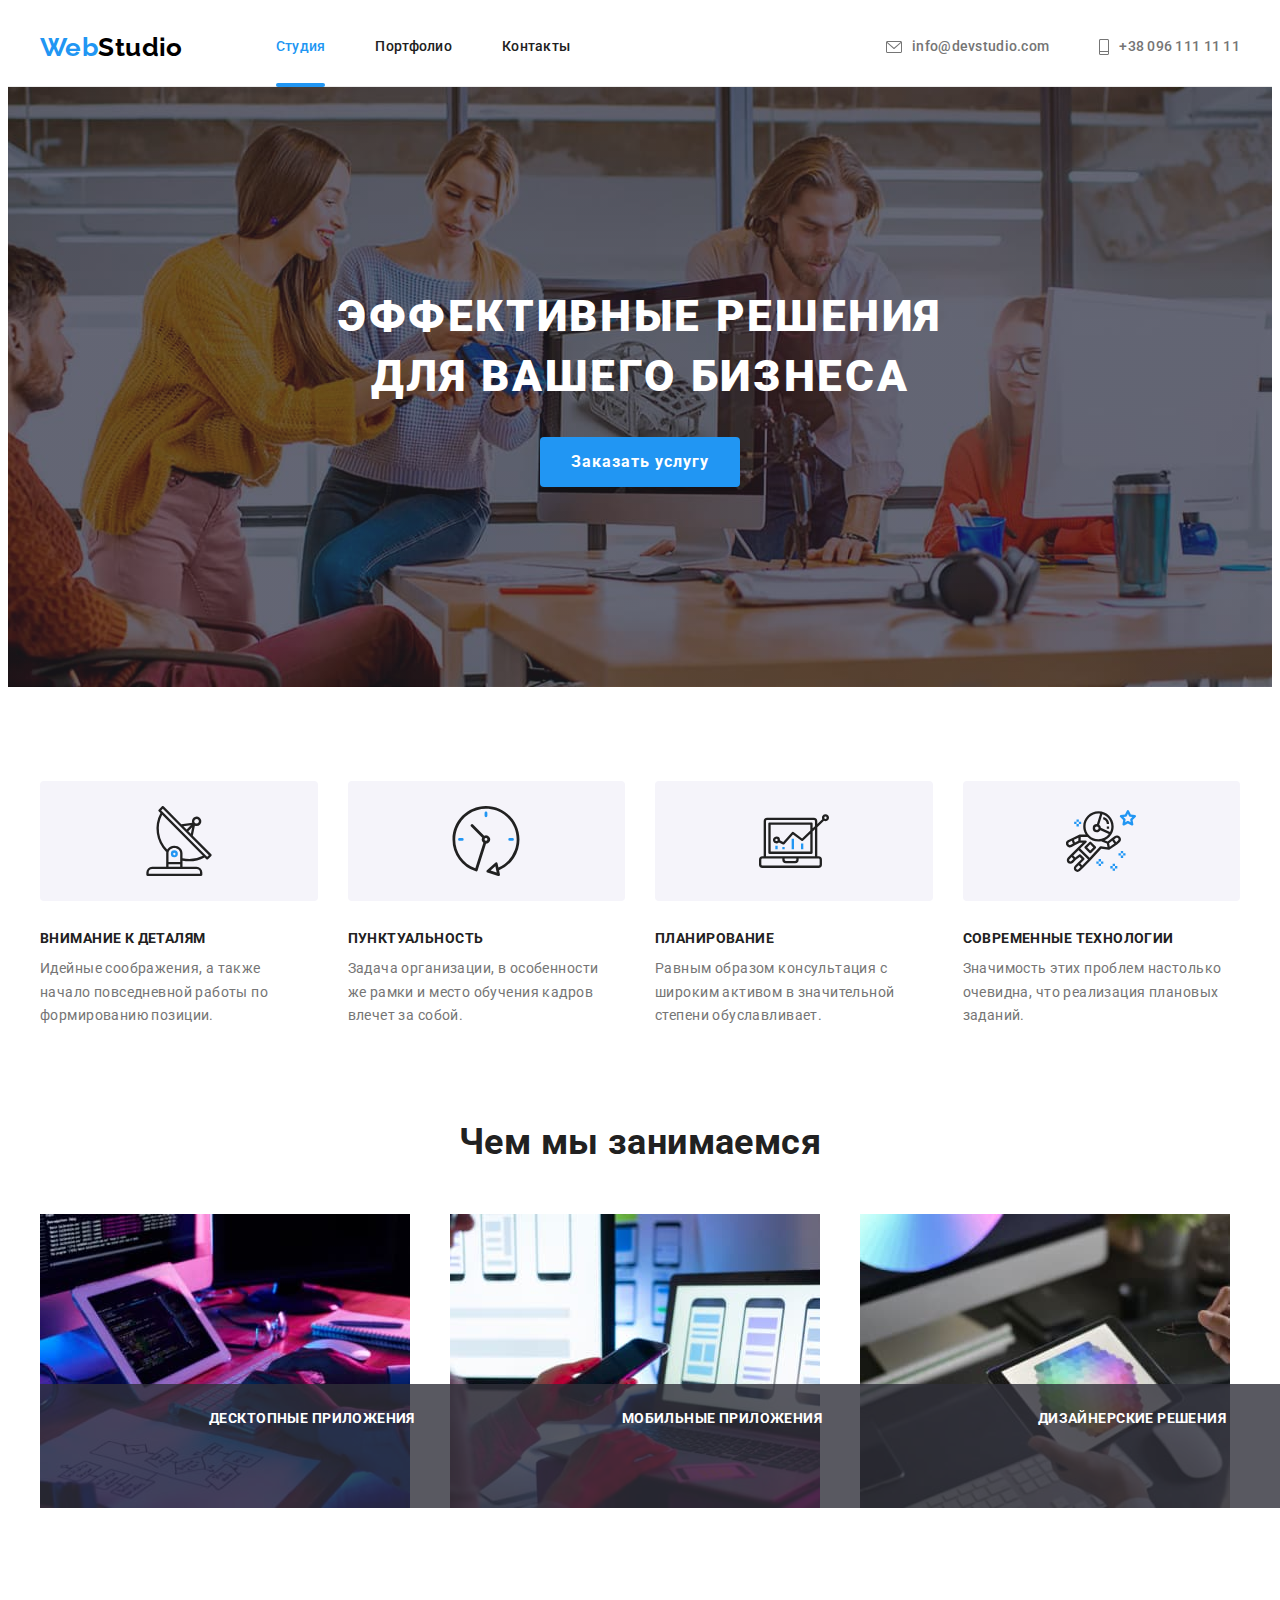
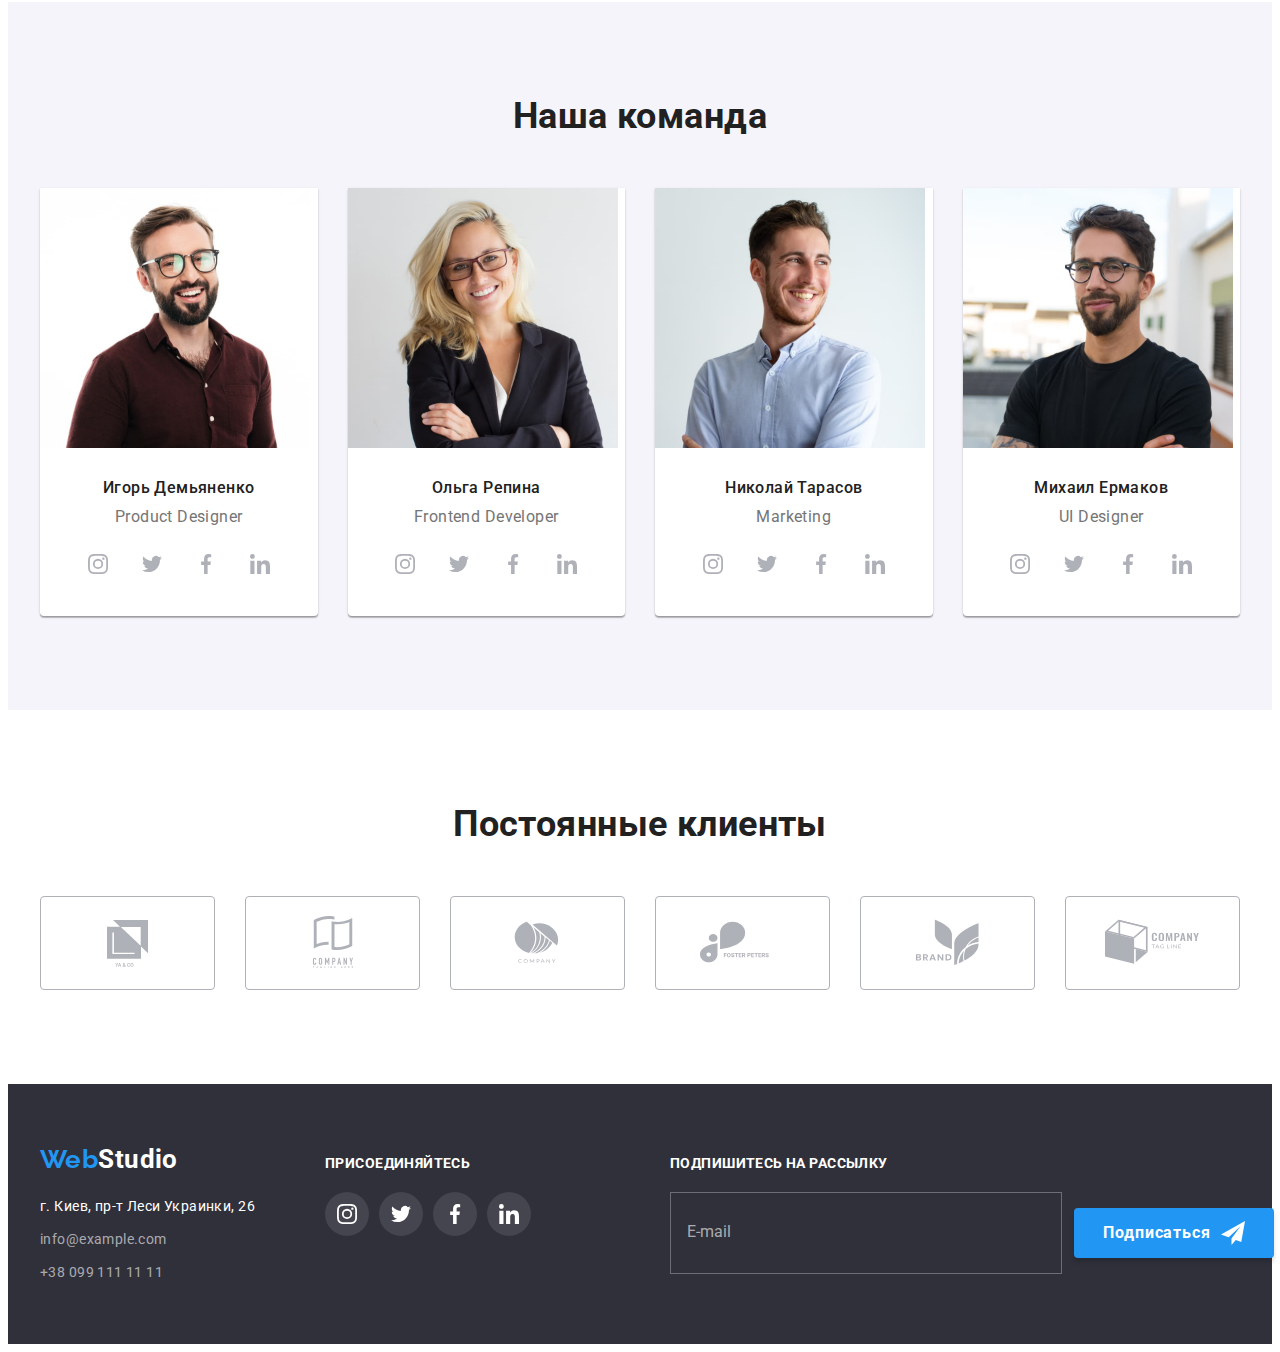
<file: index.html>
<!DOCTYPE html>
<html lang="ru">
<head>
    <meta charset="UTF-8">
    <meta http-equiv="X-UA-Compatible" content="IE=edge">
    <meta name="viewport" content="width=device-width, initial-scale=1.0">
    <link rel="preconnect" href="https://fonts.googleapis.com">
    <link rel="preconnect" href="https://fonts.gstatic.com" crossorigin>
    <link href="https://fonts.googleapis.com/css2?family=Raleway:wght@700&family=Roboto:wght@400;500;700;900&display=swap" rel="stylesheet">
    <!-- <link rel="stylesheet" href="./css/style.css"> -->
    <link rel="stylesheet" href="https://cdnjs.cloudflare.com/ajax/libs/modern-normalize/1.1.0/modern-normalize.min.css" integrity="sha512-wpPYUAdjBVSE4KJnH1VR1HeZfpl1ub8YT/NKx4PuQ5NmX2tKuGu6U/JRp5y+Y8XG2tV+wKQpNHVUX03MfMFn9Q==" crossorigin="anonymous" referrerpolicy="no-referrer" />
    <link rel="stylesheet" href="./css/main.min.css" />
    <title>WebStudio</title>
</head>
<body>
    <header>
        <div class="container header__container">
            <a href="/" lang="en" class="link logo header__logo">Web<span class="header__logo-text">Studio</span></a>
            <nav class="site-nav">
            <ul class="list site-list">
                <li class="site-list__item"><a href="./index.html" class="link site-list__link site-list__link-active current">Студия</a></li>
                <li class="site-list__item"><a href="./portfolio.html" class="link site-list__link">Портфолио</a></li>
                <li class="site-list__item"><a href="/" class="link site-list__link">Контакты</a></li>
            </ul>
            </nav>
            <ul class="list contacts-list">
                <li class="contacts-list__item">
                        <a href="mailto:info@devstudio.com" lang="en" class="link contacts-list__link">
                        <span  class="contacts-list__container">
                            <svg class=".contacts-list__icon" width="16" height="12">
                                <use href="./images/icons.svg#contacts-icon-1"></use>
                            </svg>
                        </span>
                        info@devstudio.com
                        </a>
                </li>
                <li class="contacts-list__item">
                    <a href="tel:+380961111111" class="link contacts-list__link">
                    <span  class="contacts-list__container">
                        <svg class=".contacts-list__icon" width="10" height="16">
                            <use href="./images/icons.svg#contacts-icon-2"></use>
                        </svg>
                    </span>
                        +38 096 111 11 11
                        </a>
                    
                </li>
            </ul>
        </div>
    </header>
    <main>
        <!--Главная-->
        <section class="hero">
            <div class="container hero__container">
                <h1 class="hero__title">Эффективные решения для вашего бизнеса</h1>
                <button type="button" class="hero__button" data-modal-open>Заказать услугу</button>
            </div>
        </section>
        <!--Нашы плюси-->        
        <section class="properties section">
            <div class="container">
                <h2 class="visually-hidden">Особенности</h2>
                <ul class="list properties-list card-set">
                    <li class="properties-list__item card-set-item">
                        <div class="properties-list__container">
                            <svg class="properties-list__icon" width="70" height="70">
                                <use href="./images/icons.svg#properties-icon-1"></use>
                            </svg>
                        </div>
                        <h3 class="properties-list__title">Внимание к деталям</h3>
                        <p class="properties-list__text">Идейные соображения, а также <br> начало повседневной работы по формированию позиции.</p>
                    </li>
                    <li class="properties-list__item card-set-item">
                        <div class="properties-list__container">
                            <svg class="properties-list_icon" width="70" height="70">
                                <use href="./images/icons.svg#properties-icon-2"></use>
                            </svg>
                        </div>
                        <h3 class="properties-list__title">Пунктуальность</h3>
                        <p class="properties-list__text">Задача организации, в особенности <br> же рамки и место обучения кадров влечет за собой.</p>
                    </li>
                    <li class="properties-list__item card-set-item">
                        <div class="properties-list__container">
                            <svg class="properties-list_icon" width="70" height="70">
                                <use href="./images/icons.svg#properties-icon-3"></use>
                            </svg>
                        </div>
                        <h3 class="properties-list__title">Планирование</h3>
                        <p class="properties-list__text">Равным образом консультация с широким активом в значительной степени обуславливает.</p>
                    </li>
                    <li class="properties-list__item card-set-item">
                        <div class="properties-list__container">
                            <svg class="properties-list_icon" width="70" height="70">
                                <use href="./images/icons.svg#properties-icon-4"></use>
                            </svg>
                        </div>
                        <h3 class="properties-list__title">Современные технологии</h3>
                        <p class="properties-list__text">Значимость этих проблем настолько очевидна, что реализация плановых заданий.</p>
                    </li>
                </ul>
            </div>
        </section>
        <!--Чем мы занимаемся-->
        <section class="doing section">
            <div class="container">
                <h2 class="section-title">Чем мы занимаемся</h2>
                <ul class="list doing-list card-set">
                    <li class="doing-list__item card-set-item">
                        <div class="doing-list__wrap">
                            <img src="./images/doing-img-1.jpg" alt="Разработка сайту на ноутбуке" width="370" height="294">
                                    <p class="doing-list__text">
                                        Десктопные приложения
                                    </p>
                        </div>
                    </li>
                    <li class="doing-list__item card-set-item">
                        <div class="doing-list__wrap">
                            <img src="./images/doing-img-2.jpg" alt="Разработка дизайна мобильного приложения" width="370" height="294">
                                    <p class="doing-list__text">
                                        Мобильные приложения
                                    </p>
                        </div>
                    </li>
                    <li class="doing-list__item card-set-item">
                        <div class="doing-list__wrap">
                            <img src="./images/doing-img-3.jpg" alt="Подбор цветового решения" width="370" height="294">
                                <p class="doing-list__text">
                                    Дизайнерские решения
                                </p>
                        </div>
                    </li>
                </ul>
            </div>
        </section>
        <!--Наша команда-->
        <section class="team section">
            <div class="container">
                <h2 class="section-title">Наша команда</h2>
                <ul class="list team-list card-set">
                    <li class="team-list__item card-set-item">
                            <img src="./images/team-img-1.jpg" alt="Дизайнер продуктов Веб студии Игорь Демьяненко" width="270" height="260">
                            <div class="team-list__content">
                                <h3 class="team-list__title">Игорь Демьяненко</h3>
                                    <p lang="en" class="team-list__text">Product Designer</p>
                                        <ul class="social-list list">
                                            <li class="social-item">
                                                <a href="/" class="social-link link  " target="_blank" rel="noopener noreferrer nofollow">
                                                    <svg class="social-icon" width="20" height="20">
                                                        <use href="./images/icons.svg#social-links-icon-1"></use>
                                                    </svg>
                                                </a>
                                            </li>
                                            <li class="social-item">
                                                <a href="/" class="social-link link  " target="_blank" rel="noopener noreferrer nofollow">
                                                    <svg class="social-icon" width="20" height="20">
                                                        <use href="./images/icons.svg#social-links-icon-2"></use>
                                                    </svg>
                                                </a>
                                            </li>
                                            <li class="social-item">
                                                <a href="/" class="social-link link  " target="_blank" rel="noopener noreferrer nofollow">
                                                    <svg class="social-icon" width="20" height="20">
                                                        <use href="./images/icons.svg#social-links-icon-3"></use>
                                                    </svg>
                                                </a>
                                            </li>
                                            <li class="social-item">
                                                <a href="/" class="social-link link  " target="_blank" rel="noopener noreferrer nofollow">
                                                    <svg class="social-icon" width="20" height="20">
                                                        <use href="./images/icons.svg#social-links-icon-4"></use>
                                                    </svg>
                                                </a>
                                            </li>
                                        </ul>
                            </div>
                    </li>
                    <li class="team-list__item card-set-item">
                            <img src="./images/team-img-2.jpg" alt="Фронтенд-разработчик Веб студии Ольга Репина" width="270" height="260">
                                <div class="team-list__content">
                                    <h3 class="team-list__title">Ольга Репина</h3>
                                    <p lang="en" class="team-list__text">Frontend Developer</p>
                                    <ul class="social-list list">
                                        <li class="social-item">
                                            <a href="/" class="social-link link  " target="_blank" rel="noopener noreferrer nofollow">
                                                <svg class="social-icon" width="20" height="20">
                                                    <use href="./images/icons.svg#social-links-icon-1"></use>
                                                </svg>
                                            </a>
                                        </li>
                                        <li class="social-item">
                                            <a href="/" class="social-link link  " target="_blank" rel="noopener noreferrer nofollow">
                                                <svg class="social-icon" width="20" height="20">
                                                    <use href="./images/icons.svg#social-links-icon-2"></use>
                                                </svg>
                                            </a>
                                        </li>
                                        <li class="social-item">
                                            <a href="/" class="social-link link  " target="_blank" rel="noopener noreferrer nofollow">
                                                <svg class="social-icon" width="20" height="20">
                                                    <use href="./images/icons.svg#social-links-icon-3"></use>
                                                </svg>
                                            </a>
                                        </li>
                                        <li class="social-item">
                                            <a href="/" class="social-link link  " target="_blank" rel="noopener noreferrer nofollow">
                                                <svg class="social-icon" width="20" height="20">
                                                    <use href="./images/icons.svg#social-links-icon-4"></use>
                                                </svg>
                                            </a>
                                        </li>
                                    </ul>
                                </div>
                    </li>
                    <li class="team-list__item card-set-item">
                            <img src="./images/team-img-3.jpg" alt="Менеджер по маркетингу Николай Тарасов" width="270" height="260">
                                <div class="team-list__content">
                                    <h3 class="team-list__title">Николай Тарасов</h3>
                                    <p lang="en" class="team-list__text">Marketing</p>
                                    <ul class="social-list list">
                                        <li class="social-item">
                                            <a href="/" class="social-link link  " target="_blank" rel="noopener noreferrer nofollow">
                                                <svg class="social-icon" width="20" height="20">
                                                    <use href="./images/icons.svg#social-links-icon-1"></use>
                                                </svg>
                                            </a>
                                        </li>
                                        <li class="social-item">
                                            <a href="/" class="social-link link  " target="_blank" rel="noopener noreferrer nofollow">
                                                <svg class="social-icon" width="20" height="20">
                                                    <use href="./images/icons.svg#social-links-icon-2"></use>
                                                </svg>
                                            </a>
                                        </li>
                                        <li class="social-item">
                                            <a href="/" class="social-link link  " target="_blank" rel="noopener noreferrer nofollow">
                                                <svg class="social-icon" width="20" height="20">
                                                    <use href="./images/icons.svg#social-links-icon-3"></use>
                                                </svg>
                                            </a>
                                        </li>
                                        <li class="social-item">
                                            <a href="/" class="social-link link  " target="_blank" rel="noopener noreferrer nofollow">
                                                <svg class="social-icon" width="20" height="20">
                                                    <use href="./images/icons.svg#social-links-icon-4"></use>
                                                </svg>
                                            </a>
                                        </li>
                                    </ul>
                                </div>
                    </li>
                    <li class="team-list__item card-set-item">
                            <img src="./images/team-img-4.jpg" alt="Дизайнер интерфейсов Веб студии Михаил Ермаков" width="270" height="260">
                                <div class="team-list__content">
                                    <h3 class="team-list__title">Михаил Ермаков</h3>
                                    <p lang="en" class="team-list__text">UI Designer</p>
                                    <ul class="social-list list">
                                        <li class="social-item">
                                            <a href="/" class="social-link link  " target="_blank" rel="noopener noreferrer nofollow">
                                                <svg class="social-icon" width="20" height="20">
                                                    <use href="./images/icons.svg#social-links-icon-1"></use>
                                                </svg>
                                            </a>
                                        </li>
                                        <li class="social-item">
                                            <a href="/" class="social-link link  " target="_blank" rel="noopener noreferrer nofollow">
                                                <svg class="social-icon" width="20" height="20">
                                                    <use href="./images/icons.svg#social-links-icon-2"></use>
                                                </svg>
                                            </a>
                                        </li>
                                        <li class="social-item">
                                            <a href="/" class="social-link link  " target="_blank" rel="noopener noreferrer nofollow">
                                                <svg class="social-icon" width="20" height="20">
                                                    <use href="./images/icons.svg#social-links-icon-3"></use>
                                                </svg>
                                            </a>
                                        </li>
                                        <li class="social-item">
                                            <a href="/" class="social-link link  " target="_blank" rel="noopener noreferrer nofollow">
                                                <svg class="social-icon" width="20" height="20">
                                                    <use href="./images/icons.svg#social-links-icon-4"></use>
                                                </svg>
                                            </a>
                                        </li>
                                    </ul>
                                </div> 
                    </li>
                </ul>
                
            </div>
        </section>
        <!--Постоянные клиенты-->
        <section class="clients section">
            <div class="container">
                <h2 class="section-title">Постоянные клиенты</h2>
                <ul class="clients-list card-set list">
                    <li class="clients-list__item card-set-item">
                        <a href="" class="clients-list__link  " target="_blank" rel="noopener noreferrer nofollow">
                            <svg class="clients-list__icon" width="106" height="60">
                                <use href="images/icons.svg#clients-icon-1"></use>
                            </svg>
                        </a>
                    </li>
                    <li class="clients-list__item card-set-item">
                        <a href="" class="clients-list__link  " target="_blank" rel="noopener noreferrer nofollow">
                            <svg class="clients-list__icon" width="106" height="60">
                                <use href="images/icons.svg#clients-icon-2"></use>
                            </svg>
                        </a>
                    </li>
                    <li class="clients-list__item card-set-item">
                        <a href="" class="clients-list__link  " target="_blank" rel="noopener noreferrer nofollow">
                            <svg class="clients-list__icon" width="106" height="60">
                                <use href="images/icons.svg#clients-icon-3"></use>
                            </svg>
                        </a>
                    </li>
                    <li class="clients-list__item card-set-item">
                        <a href="" class="clients-list__link  " target="_blank" rel="noopener noreferrer nofollow">
                            <svg class="clients-list__icon" width="106" height="60">
                                <use href="images/icons.svg#clients-icon-4"></use>
                            </svg>
                        </a>
                    </li>
                    <li class="clients-list__item card-set-item">
                        <a href="" class="clients-list__link  " target="_blank" rel="noopener noreferrer nofollow">
                            <svg class="clients-list__icon" width="106" height="60">
                                <use href="images/icons.svg#clients-icon-5"></use>
                            </svg>
                        </a>
                    </li>
                    <li class="clients-list__item card-set-item">
                        <a href="" class="clients-list__link  " target="_blank" rel="noopener noreferrer nofollow">
                            <svg class="clients-list__icon" width="106" height="60">
                                <use href="images/icons.svg#clients-icon-6"></use>
                            </svg>
                        </a>
                    </li>
                </ul>
            </div>
        </section>
    </main>
    <footer class="footer">
        <div class="container">
            <ul class="footer-list list">
                <li class="footer-list__item">
                    <a href="/" lang="en" class="link logo footer-logo">Web<span class="footer-list__text">Studio</span></a>
                    <address>
                    <ul class="list address-list">
                        <li class="address-list__item"><a href="https://goo.gl/maps/tL1brft19ia6Mf7X9" class="link address-list__link" target="_blank" rel="noopener noreferrer nofollow">г. Киев, пр-т Леси Украинки, 26</a></li>
                        <li class="address-list__item"><a href="mailto:info@example.com" class="link address-list__info" target="_blank" rel="noopener noreferrer nofollow">info@example.com</a></li>
                        <li class="address-list__item"><a href="tel:+380991111111" class="link address-list__info" target="_blank" rel="noopener noreferrer nofollow">+38 099 111 11 11</a></li>
                    </ul>
                    </address>
                </li>
                <li class="footer-list__item">
                    <div class="footer-list__container">
                        <h3 class="footer-list__title">присоединяйтесь</h3>
                        <ul class="social-list list">
                            <li class="social-item">
                                <a href="/" class="social-link link  " target="_blank" rel="noopener noreferrer nofollow">
                                    <svg class="social-icon" width="20" height="20">
                                        <use href="./images/icons.svg#social-links-icon-1"></use>
                                    </svg>
                                </a>
                            </li>
                            <li class="social-item">
                                <a href="/" class="social-link link  " target="_blank" rel="noopener noreferrer nofollow">
                                    <svg class="social-icon" width="20" height="20">
                                        <use href="./images/icons.svg#social-links-icon-2"></use>
                                    </svg>
                                </a>
                            </li>
                            <li class="social-item">
                                <a href="/" class="social-link link  " target="_blank" rel="noopener noreferrer nofollow">
                                    <svg class="social-icon" width="20" height="20">
                                        <use href="./images/icons.svg#social-links-icon-3"></use>
                                    </svg>
                                </a>
                            </li>
                            <li class="social-item">
                                <a href="/" class="social-link link  " target="_blank" rel="noopener noreferrer nofollow">
                                    <svg class="social-icon" width="20" height="20">
                                        <use href="./images/icons.svg#social-links-icon-4"></use>
                                    </svg>
                                </a>
                            </li>
                        </ul>
                    </div>
                </li>
                <li class="footer-list__item">
                    <h3 class="footer-list__title">Подпишитесь на рассылку</h3>
                    <form action="#" class="footer-form">
                        <div class="subscribe-field">
                            <label class="footer-form__modal-form__input-text">
                                <input 
                                type="email" 
                                id="footer-input-email"
                                class="footer-form__input-email"
                                name="footer-input-email"
                                placeholder="E-mail">
                            </label>
                            <button class="hero__button" type="submit">
                                Подписаться
                                    <svg class="footer-form__icon-subscribe" width="24" height="24">
                                        <use href="./images/icons.svg#telegram-icon"></use>
                                    </svg>
                            </button>
                        </div>
                    </form>
                </li>
            </ul>
        </div>
    </footer>
    <div class="backdrop is-hidden" data-modal>
        <div class="modal">
            <button type="button" class="modal__close" data-modal-close>
                <svg class="modal__exit-btn-icon" width="18" height="18">
                    <use href="./images/icons.svg#close-icon"></use>
                </svg>
            </button>
            <p class="modal__title">Оставьте свои данные, мы вам перезвоним</p>
            <form action="#" class="modal-form">
                <div class="modal-form__form-field">
                    <label class="modal-form__input-text" for="user-name">Имя</label>
                    <div class="input-wrap">
                        <input 
                            type="text"
                            name="user-name"
                            class="input-wrap__input"
                            id="user-name"
                        >
                        <svg class="input-wrap__icon" width="18" height="18">
                            <use href="./images/icons.svg#person-modal-icon"></use>
                        </svg>
                    </div>
                </div>
                <div class="modal-form__form-field">
                    <label class="modal-form__input-text" for="user-tel">Телефон</label>
                    <div class="input-wrap">
                        <input 
                            type="tel"
                            name="user-tel"
                            class="input-wrap__input"
                            id="user-tel"
                        >
                        <svg class="input-wrap__icon" width="18" height="18">
                            <use href="./images/icons.svg#phone-modal-icon"></use>
                        </svg>
                    </div>
                </div>
                <div class="modal-form__form-field">
                    <label class="modal-form__input-text" for="user-email">Почта</label>
                    <div class="input-wrap">
                        <input 
                            type="email"
                            name="user-email"
                            class="input-wrap__input"
                            id="user-email"
                        >
                        <svg class="input-wrap__icon" width="18" height="18">
                            <use href="./images/icons.svg#email-modal-icon"></use>
                        </svg>
                    </div>
                </div>
                <label class="modal-form__input-text" for="user-text">Комментарий</label>
                <textarea 
                name="user-text" 
                id="user-text"
                class="modal-form__text"
                placeholder="Введите текст"></textarea>
                <div class="modal-form__form-field">
                    <input 
                    type="checkbox" 
                    name="user-checkbox" 
                    class="modal-form__input-checkbox visually-hidden" 
                    id="user-checkbox">
                    <label for="user-checkbox" class="modal-form__chekbox-text">
                        <span class="input-checkbox-wraper">
                            <svg class="check-icon" width="11" height="8">
                                <use href="./images/icons.svg#check-icon"></use>
                            </svg>
                        </span>
                        Соглашаюсь с рассылкой и принимаю  
                        <a href="#" class="modal-form__checkbox-link" target="_blank" rel="noopener noreferrer"> Условия договора</a>
                    </label>
                </div>
                <button class="hero__button" type="submit">Отправить</button>
            </form>
        </div>
    </div>
    <script src="./js/modal.js"></script>
</body>
</html>
</file>
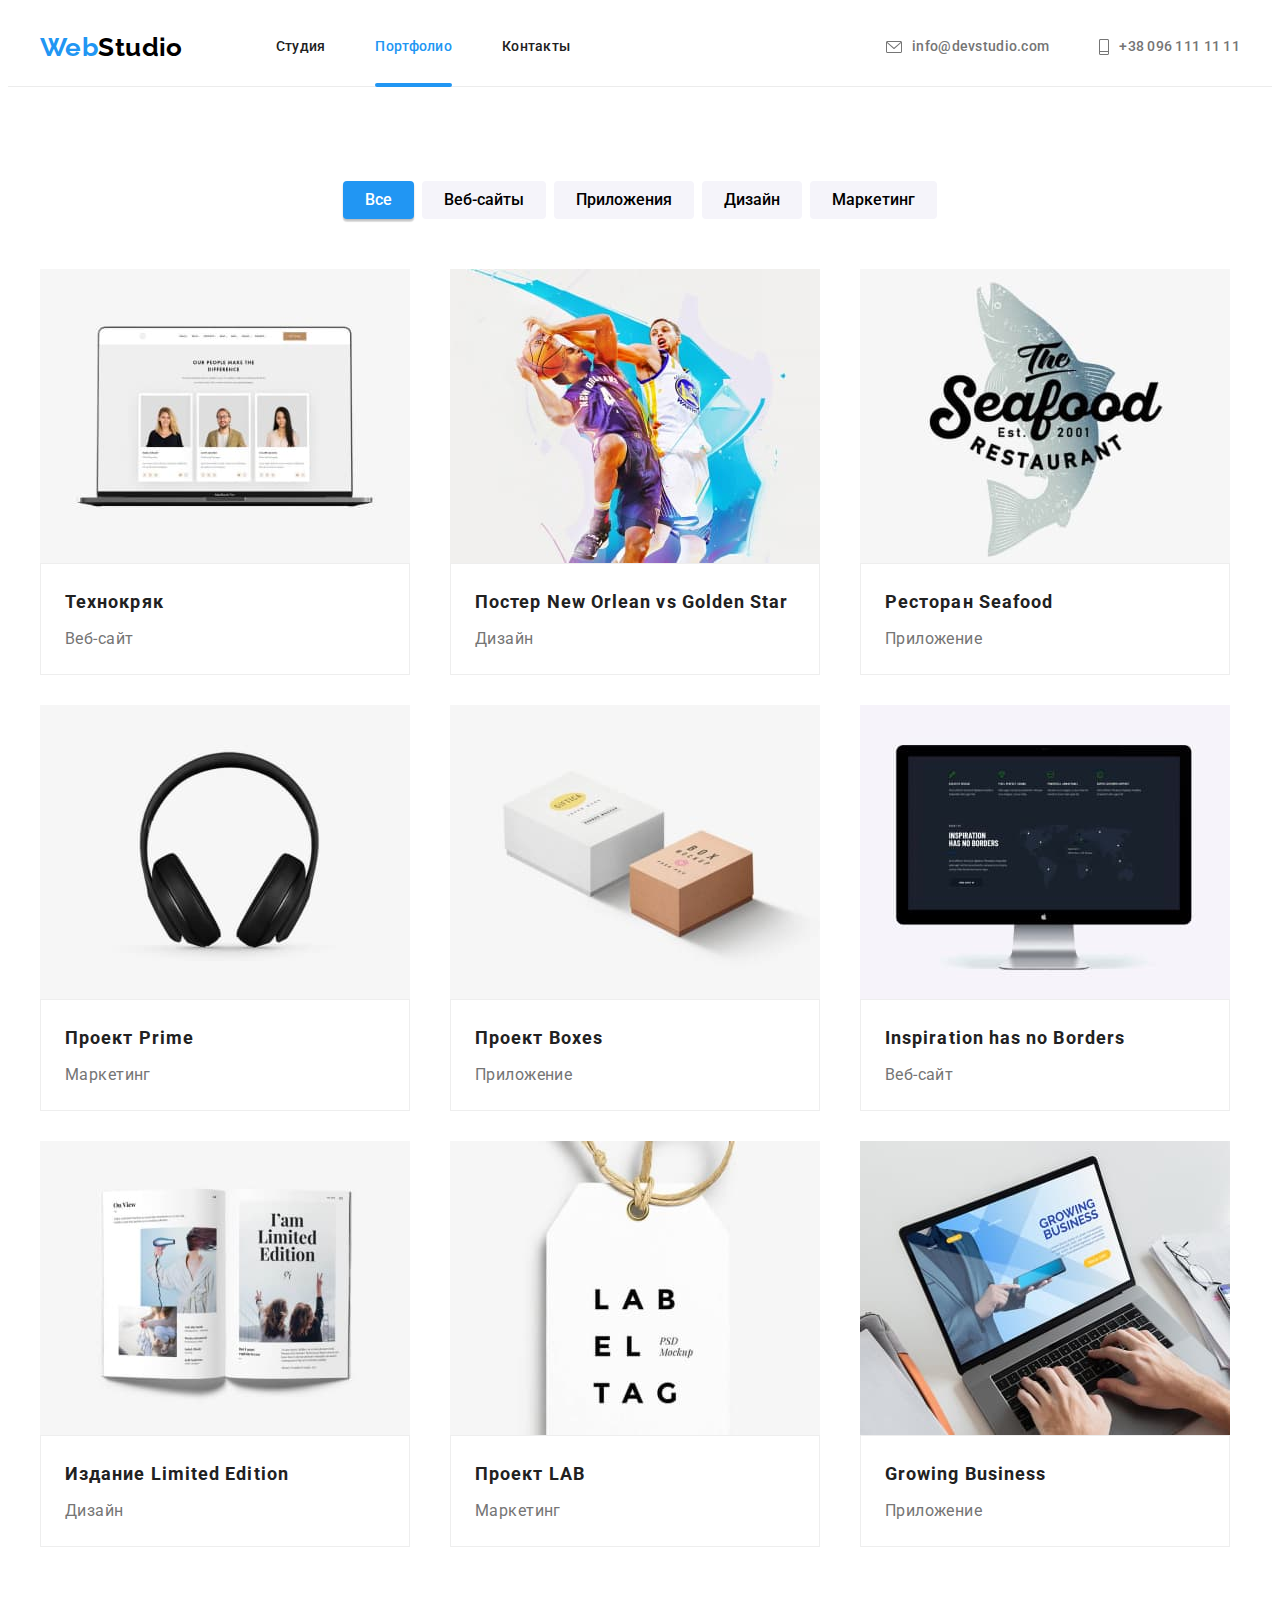
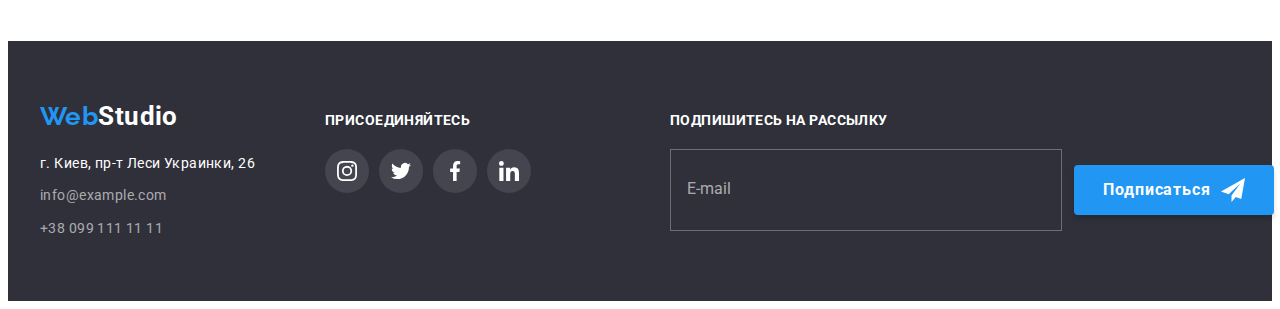
<file: portfolio.html>
<!DOCTYPE html>
<html lang="en">
<head>
    <meta charset="UTF-8">
    <meta http-equiv="X-UA-Compatible" content="IE=edge">
    <meta name="viewport" content="width=device-width, initial-scale=1.0">
    <link rel="preconnect" href="https://fonts.googleapis.com">
    <link rel="preconnect" href="https://fonts.gstatic.com" crossorigin>
    <link href="https://fonts.googleapis.com/css2?family=Raleway:wght@700&family=Roboto:wght@400;500;700;900&display=swap" rel="stylesheet">
    <!-- <link rel="stylesheet" href="./css/style.css"> -->
    <link rel="stylesheet" href="https://cdnjs.cloudflare.com/ajax/libs/modern-normalize/1.1.0/modern-normalize.min.css" integrity="sha512-wpPYUAdjBVSE4KJnH1VR1HeZfpl1ub8YT/NKx4PuQ5NmX2tKuGu6U/JRp5y+Y8XG2tV+wKQpNHVUX03MfMFn9Q==" crossorigin="anonymous" referrerpolicy="no-referrer" />
    <link rel="stylesheet" href="./css/main.min.css" />
    <title>WebStudio</title>
</head>
<body>
    <header>
        <div class="container header__container">
            <a href="/" lang="en" class="link logo header__logo">Web<span class="header__logo-text">Studio</span></a>
            <nav class="site-nav">
            <ul class="list site-list">
                <li class="site-list__item"><a href="./index.html" class="link site-list__link">Студия</a></li>
                <li class="site-list__item"><a href="./portfolio.html" class="link site-list__link site-list__link-active current">Портфолио</a></li>
                <li class="site-list__item"><a href="/" class="link site-list__link">Контакты</a></li>
            </ul>
            </nav>
            <ul class="list contacts-list">
                <li class="contacts-list__item">
                        <a href="mailto:info@devstudio.com" lang="en" class="link contacts-list__link">
                        <span  class="contacts-list__container">
                            <svg class=".contacts-list__icon" width="16" height="12">
                                <use href="./images/icons.svg#contacts-icon-1"></use>
                            </svg>
                        </span>
                        info@devstudio.com
                        </a>
                </li>
                <li class="contacts-list__item">
                    <a href="tel:+380961111111" class="link contacts-list__link">
                    <span  class="contacts-list__container">
                        <svg class=".contacts-list__icon" width="10" height="16">
                            <use href="./images/icons.svg#contacts-icon-2"></use>
                        </svg>
                    </span>
                        +38 096 111 11 11
                        </a>
                    
                </li>
            </ul>
        </div>
    </header>
    <main>
        <section class="portfolio section">
            <div class="container">
                <h1 class="visually-hidden">Нашы ссылки</h1>
                <ul class="list filter-list">
                    <li class="filter-list__item"><button type="button" class="filter-list__buttons filter-list__current-btn">Все</button></li>
                    <li class="filter-list__item"><button type="button" class="filter-list__buttons">Веб-сайты</button></li>
                    <li class="filter-list__item"><button type="button" class="filter-list__buttons">Приложения</button></li>
                    <li class="filter-list__item"><button type="button" class="filter-list__buttons">Дизайн</button></li>
                    <li class="filter-list__item"><button type="button" class="filter-list__buttons">Маркетинг</button></li>
                </ul>
                <ul class="list portfolio-list">
                    <li class="portfolio-list__item">
                        <a href="/" class="link portfolio-list__link  " target="_blank" rel="noopener noreferrer nofollow">
                            <div class="portfolio-list__wrap">
                                <img src="./images/portfolio-img-1.jpg" alt=" Веб-сайт Технокряк" width="370" height="294">
                                <p class="portfolio-list__img-text">
                                    Технокряк это современная площадка распространения коронавируса. Компании используют эту платформу для цифрового шпионажа и атак на защищённые сервера конкурентов.
                                </p>
                            </div>
                            <div class="portfolio-list__container">
                                <h2 class="portfolio-list__title">Технокряк</h2>
                                <p class="portfolio-list__text">Веб-сайт</p>
                            </div>
                        </a>
                    </li>
                    <li class="portfolio-list__item  ">
                        <a href="/" class="link portfolio-list__link" target="_blank" rel="noopener noreferrer nofollow">
                            <div class="portfolio-list__wrap">
                                <img src="./images/portfolio-img-2.jpg" alt="Дизайн Постер New Orlean vs Golden Star" lang="en" width="370" height="294">
                                <p class="portfolio-list__img-text">
                                    Технокряк это современная площадка распространения коронавируса. Компании используют эту платформу для цифрового шпионажа и атак на защищённые сервера конкурентов.
                                </p>
                            </div>
                            <div class="portfolio-list__container">
                                <h2 lang="en" class="portfolio-list__title">Постер New Orlean vs Golden Star</h2>
                                <p class="portfolio-list__text">Дизайн</p>
                            </div>
                        </a>
                    </li>
                    <li class="portfolio-list__item  ">
                        <a href="/" class="link portfolio-list__link" target="_blank" rel="noopener noreferrer nofollow">
                            <div class="portfolio-list__wrap">
                                <img src="./images/portfolio-img-3.jpg" alt="Приложение Ресторан Seafood" lang="en" width="370" height="294">
                                <p class="portfolio-list__img-text">
                                    Технокряк это современная площадка распространения коронавируса. Компании используют эту платформу для цифрового шпионажа и атак на защищённые сервера конкурентов.
                                </p>
                            </div>
                            <div class="portfolio-list__container">
                                <h2 class="portfolio-list__title" lang="en">Ресторан Seafood</h2>
                                <p class="portfolio-list__text">Приложение</p>
                            </div>
                        </a>
                    </li>
                    <li class="portfolio-list__item  ">
                        <a href="/" class="link portfolio-list__link" target="_blank" rel="noopener noreferrer nofollow">
                            <div class="portfolio-list__wrap">
                                <img src="./images/portfolio-img-4.jpg" alt="Проект Prime" lang="en" width="370" height="294">
                                <p class="portfolio-list__img-text">
                                    Технокряк это современная площадка распространения коронавируса. Компании используют эту платформу для цифрового шпионажа и атак на защищённые сервера конкурентов.
                                </p>
                            </div>
                            <div class="portfolio-list__container">
                                <h2 class="portfolio-list__title" lang="en">Проект Prime</h2>
                                <p class="portfolio-list__text">Маркетинг</p>
                            </div>
                        </a>
                        </li>
                    <li class="portfolio-list__item  ">
                        <a href="" class="link portfolio-list__link" target="_blank" rel="noopener noreferrer nofollow">
                            <div class="portfolio-list__wrap">
                                <img src="./images/portfolio-img-5.jpg" alt="Проект Boxes" lang="en" width="370" height="294">
                                <p class="portfolio-list__img-text">
                                    Технокряк это современная площадка распространения коронавируса. Компании используют эту платформу для цифрового шпионажа и атак на защищённые сервера конкурентов.
                                </p>
                            </div>
                            <div class="portfolio-list__container">
                                <h2 class="portfolio-list__title" lang="en">Проект Boxes</h2>
                                <p class="portfolio-list__text">Приложение</p></div>
                        </a>
                    </li>
                    <li class="portfolio-list__item  ">
                        <a href="/" class="link portfolio-list__link" target="_blank" rel="noopener noreferrer nofollow">
                            <div class="portfolio-list__wrap">
                                <img src="./images/portfolio-img-6.jpg" alt="Web Site Inspiration has no Borders" lang="en" width="370" height="294">
                                <p class="portfolio-list__img-text">
                                    Технокряк это современная площадка распространения коронавируса. Компании используют эту платформу для цифрового шпионажа и атак на защищённые сервера конкурентов.
                                </p>
                            </div>
                            <div class="portfolio-list__container">
                                <h2 lang="en" class="portfolio-list__title">Inspiration has no Borders</h2>
                                <p class="portfolio-list__text">Веб-сайт</p>
                            </div>
                        </a>
                    </li>
                    <li class="portfolio-list__item  ">
                        <a href="/" class="link portfolio-list__link" target="_blank" rel="noopener noreferrer nofollow">
                            <div class="portfolio-list__wrap">
                                <img src="./images/portfolio-img-7.jpg" alt="Дизайн Издание Limited Edition" lang="en" width="370" height="294">
                                <p class="portfolio-list__img-text">
                                    Технокряк это современная площадка распространения коронавируса. Компании используют эту платформу для цифрового шпионажа и атак на защищённые сервера конкурентов.
                                </p>
                            </div>
                            <div class="portfolio-list__container">
                                <h2 class="portfolio-list__title" lang="en">Издание Limited Edition</h2>
                                <p class="portfolio-list__text">Дизайн</p>
                            </div>
                        </a>
                    </li>
                    <li class="portfolio-list__item  ">
                        <a href="/" class="link portfolio-list__link" target="_blank" rel="noopener noreferrer nofollow">
                            <div class="portfolio-list__wrap">
                                <img src="./images/portfolio-img-8.jpg" alt="Проект LAB" lang="en" width="370" height="294">
                                <p class="portfolio-list__img-text">
                                    Технокряк это современная площадка распространения коронавируса. Компании используют эту платформу для цифрового шпионажа и атак на защищённые сервера конкурентов.
                                </p>
                            </div>
                            <div class="portfolio-list__container">
                                <h2 class="portfolio-list__title" lang="en">Проект LAB</h2>
                                <p class="portfolio-list__text">Маркетинг</p>
                            </div>
                        </a>
                    </li>
                    <li class="portfolio-list__item  ">
                        <a href="/" class="link portfolio-list__link" target="_blank" rel="noopener noreferrer nofollow">
                            <div class="portfolio-list__wrap">
                                <img src="./images/portfolio-img-9.jpg" alt="Приложение Growing Business" lang="en" width="370" height="294">
                                <p class="portfolio-list__img-text">
                                    Технокряк это современная площадка распространения коронавируса. Компании используют эту платформу для цифрового шпионажа и атак на защищённые сервера конкурентов.
                                </p>
                            </div>
                            <div class="portfolio-list__container">
                                <h2 class="portfolio-list__title" lang="en">Growing Business</h2>
                                <p class="portfolio-list__text">Приложение</p>
                            </div>
                        </a>
                    </li>
                </ul>
            </div>
        </section>
    </main>
    <footer class="footer">
        <div class="container">
            <ul class="footer-list list">
                <li class="footer-list__item">
                    <a href="/" lang="en" class="link logo footer-logo">Web<span class="footer-list__text">Studio</span></a>
                    <address>
                    <ul class="list address-list">
                        <li class="address-list__item"><a href="https://goo.gl/maps/tL1brft19ia6Mf7X9" class="link address-list__link" target="_blank" rel="noopener noreferrer nofollow">г. Киев, пр-т Леси Украинки, 26</a></li>
                        <li class="address-list__item"><a href="mailto:info@example.com" class="link address-list__info" target="_blank" rel="noopener noreferrer nofollow">info@example.com</a></li>
                        <li class="address-list__item"><a href="tel:+380991111111" class="link address-list__info" target="_blank" rel="noopener noreferrer nofollow">+38 099 111 11 11</a></li>
                    </ul>
                    </address>
                </li>
                <li class="footer-list__item">
                    <div class="footer-list__container">
                        <h3 class="footer-list__title">присоединяйтесь</h3>
                        <ul class="social-list list">
                            <li class="social-item">
                                <a href="/" class="social-link link  " target="_blank" rel="noopener noreferrer nofollow">
                                    <svg class="social-icon" width="20" height="20">
                                        <use href="./images/icons.svg#social-links-icon-1"></use>
                                    </svg>
                                </a>
                            </li>
                            <li class="social-item">
                                <a href="/" class="social-link link  " target="_blank" rel="noopener noreferrer nofollow">
                                    <svg class="social-icon" width="20" height="20">
                                        <use href="./images/icons.svg#social-links-icon-2"></use>
                                    </svg>
                                </a>
                            </li>
                            <li class="social-item">
                                <a href="/" class="social-link link  " target="_blank" rel="noopener noreferrer nofollow">
                                    <svg class="social-icon" width="20" height="20">
                                        <use href="./images/icons.svg#social-links-icon-3"></use>
                                    </svg>
                                </a>
                            </li>
                            <li class="social-item">
                                <a href="/" class="social-link link  " target="_blank" rel="noopener noreferrer nofollow">
                                    <svg class="social-icon" width="20" height="20">
                                        <use href="./images/icons.svg#social-links-icon-4"></use>
                                    </svg>
                                </a>
                            </li>
                        </ul>
                    </div>
                </li>
                <li class="footer-list__item">
                    <h3 class="footer-list__title">Подпишитесь на рассылку</h3>
                    <form action="#" class="footer-form">
                        <div class="subscribe-field">
                            <label class="footer-form__modal-form__input-text">
                                <input 
                                type="email" 
                                id="footer-input-email"
                                class="footer-form__input-email"
                                name="footer-input-email"
                                placeholder="E-mail">
                            </label>
                            <button class="hero__button" type="submit">
                                Подписаться
                                    <svg class="footer-form__icon-subscribe" width="24" height="24">
                                        <use href="./images/icons.svg#telegram-icon"></use>
                                    </svg>
                            </button>
                        </div>
                    </form>
                </li>
            </ul>
        </div>
    </footer>
</body>
</html>
</file>
<file: css/main.min.css>
body{font-family:"Roboto", sans-serif;font-weight:400;font-size:14px;line-height:1.71;letter-spacing:0.03em;color:var(--main-text-color)}.list{list-style:none}.link{text-decoration:none;color:inherit}:root{--first-text-color: #212121;--second-text-color: #000000;--third-text-color: #FFFFFF;--fourth-text-color: #188CE8;--fifth-text-color: #2F303A;--sixth-text-color: rgba(255, 255, 255, 0.6);--seventh-text-color: rgba(117, 117, 117, 0.5);--eighth-text-color: rgba(255, 255, 255, 0.6);--first-background: #F5F4FA;--second-background: rgba(47, 48, 58, 0.8);--third-background: rgba(33, 150, 243, 0.9);--fourth-background: rgba(0, 0, 0, 0.2);--first-border-color: #EEEEEE;--second-border-color: #ECECEC;--third-border-color: rgba(0, 0, 0, 0.1);--fourth-border-color: rgba(33, 33, 33, 0.2);--fifth-border-color: rgba(255, 255, 255, 0.3);--accent-text-color: #2196F3;--main-text-color: #757575;--icons-color: #AFB1B8;--transition: 250ms cubic-bezier(0.4, 0, 0.2, 1);--first-background-icons-color: rgba(255, 255, 255, 0.1);--first-box-shadow: 0px 1px 3px rgba(0, 0, 0, 0.12), 
                        0px 1px 1px rgba(0, 0, 0, 0.14), 
                        0px 2px 1px rgba(0, 0, 0, 0.2);--second-box-shadow:    0px 3px 1px rgba(0, 0, 0, 0.1),    
                            0px 1px 2px rgba(0, 0, 0, 0.08), 
                            0px 2px 2px rgba(0, 0, 0, 0.12);--third-box-shadow:     0px 4px 4px rgba(0, 0, 0, 0.15);--fourth-box-shadow:    0px 1px 1px rgba(0, 0, 0, 0.12),  
                            0px 4px 4px rgba(0, 0, 0, 0.06), 
                            1px 4px 6px rgba(0, 0, 0, 0.16);--fifth-box-shadow: 0px 1px 3px rgba(0, 0, 0, 0.12), 
                        0px 1px 1px rgba(0, 0, 0, 0.14), 
                        0px 2px 1px rgba(0, 0, 0, 0.2)}.visually-hidden{position:absolute;white-space:nowrap;width:1px;height:1px;overflow:hidden;border:0;padding:0;clip:rect(0 0 0 0);clip-path:inset(50%);margin:-1px}p,h1,h2,h3,h4,h5,h6{margin:0}ul{margin:0;padding:0}button{cursor:pointer}img{display:block}.container{width:1200px;padding-left:15px;padding-right:15px;margin:0 auto}.section{padding-top:94px;padding-bottom:94px}.social-list{display:flex;justify-content:center}.social-item+.social-item{margin-left:10px}.social-link{width:44px;height:44px;display:flex;justify-content:center;align-items:center;border-radius:50%}.social-link:hover,.social-link:focus{background-color:var(--accent-text-color);color:var(--third-text-color)}.social-icon{fill:currentColor}.logo{font-family:"Raleway", sans-serif;font-weight:700;font-size:26px;line-height:1.19;color:var(--accent-text-color)}.backdrop{position:fixed;top:0;width:100vw;height:100vh;background-color:var(--fourth-background);transition:opacity 500ms, visibility 500ms}.backdrop.is-hidden .modal{transform:translate(-50%, -50%) scale(0.5)}.modal{position:absolute;top:50%;left:50%;transform:translate(-50%, -50%) scale(1);transition:transform 500ms cubic-bezier(0.4, 0, 0.2, 1);width:528px;min-height:581px;box-shadow:var(--fifth-box-shadow);border-radius:4px;background-color:var(--third-text-color);padding:40px}.modal__close{position:absolute;top:8px;right:8px;width:30px;height:30px;border-radius:50%;border:1px solid var(--third-border-color);display:flex;align-items:center;justify-content:center;background-color:transparent}.modal__exit-btn-icon{transition:fill var(--transition)}.modal__close:hover .modal__exit-btn-icon,.modal__close:focus .modal__exit-btn-icon{fill:var(--accent-text-color)}.is-hidden{opacity:0;pointer-events:none;visibility:hidden}.modal__title{font-family:"Roboto", sans-serif;font-weight:700;font-size:20px;line-height:1.15;text-align:center;color:var(--first-text-color);margin-bottom:12px}.modal-form__input-text{font-family:"Roboto", sans-serif;font-size:12px;line-height:1.14;letter-spacing:0.01em;margin-bottom:4px;display:block}.modal-form__form-field{margin-bottom:10px}.input-wrap{position:relative}.input-wrap__icon{position:absolute;left:12px;top:50%;transform:translateY(-50%)}.input-wrap__input:hover+.input-wrap__icon,.input-wrap__input:focus+.input-wrap__icon{fill:var(--accent-text-color)}.input-wrap__input{width:100%;height:40px;border:1px solid var(--fourth-border-color);border-radius:4px;padding:0 0 0 42px;outline:none;transition:border var(--transition)}.input-wrap__input:hover,.input-wrap__input:focus{border:1px solid var(--accent-text-color)}.input-wrap__input::placeholder{font-family:"Roboto", sans-serif;font-size:12px;line-height:1.16;letter-spacing:0.01em;color:var(--seventh-text-color)}.modal-form__text{width:100%;height:120px;padding:12px 16px;resize:none;border:1px solid var(--fourth-border-color);border-radius:4px;margin-bottom:20px;outline:none;transition:border var(--transition)}.modal-form__text:hover,.modal-form__text:focus{border:1px solid var(--accent-text-color)}.modal-form__input-checkbox:checked+.modal-form__chekbox-text .input-checkbox-wraper{border:none;background-color:var(--accent-text-color)}.check-icon{fill:transparent}.modal-form__input-checkbox:checked+.modal-form__chekbox-text .check-icon{fill:var(--third-text-color)}.modal-form__chekbox-text{position:relative;font-family:"Roboto", sans-serif;text-align:center;display:flex;justify-content:center;align-items:center;margin-bottom:30px}.input-checkbox-wraper{width:16px;height:15px;border:2px solid var(--first-text-color);border-radius:4px;margin-right:7px;display:flex;align-items:center;justify-content:center;cursor:pointer}.modal-form__input-checkbox:focus+.modal-form__chekbox-text .input-checkbox-wraper,.modal-form__input-checkbox:hover+.modal-form__chekbox-text .input-checkbox-wraper{border:2px solid var(--accent-text-color)}.modal-form__checkbox-link{color:var(--accent-text-color);margin-left:4px}.modal-form .hero__button{display:block;margin:0 auto}.section-title{font-family:"Roboto", sans-serif;font-weight:700;font-size:36px;line-height:1.16;text-align:center;margin-bottom:50px;color:var(--first-text-color)}header{border-bottom:1px solid var(--second-border-color)}.header__logo{margin-right:93px}.header__logo-text{color:var(--second-text-color)}.header__container{display:flex;align-items:center}.site-list__item:not(:last-child),.contacts-list__item:not(:last-child){margin-right:50px}.site-list{display:flex;padding-top:31px;padding-bottom:31px;color:var(--first-text-color)}.site-list__link,.contacts-list__link{font-family:"Roboto", sans-serif;font-weight:500;line-height:1.14;letter-spacing:0.02em;display:flex;align-items:center;transition:color var(--transition)}.site-list__link:hover,.site-list__link:focus,.site-list__link-active,.contacts-list__link:hover,.contacts-list__link:focus,.contacts-list__link-active{color:var(--accent-text-color)}.current{position:relative}.current::after{content:"";width:100%;height:4px;border-radius:2px;background-color:var(--accent-text-color);position:absolute;left:0;bottom:-32px}.contacts-list{display:flex;margin-left:auto}.contacts-list__container{fill:currentColor;margin-right:10px;display:flex;align-items:center}.hero{background-image:linear-gradient(rgba(47,48,58,0.4), rgba(47,48,58,0.4)),url("../images/background-img.jpg");background-position:center;background-repeat:no-repeat;background-size:cover, 1600px;margin:0 auto;height:auto;text-align:center;padding-top:200px;padding-bottom:200px}.hero__title{font-family:"Roboto", sans-serif;font-weight:900;font-size:44px;line-height:1.36;letter-spacing:0.06em;text-transform:uppercase;color:#FFFFFF;max-width:696px;margin-right:auto;margin-left:auto;margin-bottom:30px}.hero__button{font-family:"Roboto", sans-serif;background-color:var(--accent-text-color);font-weight:700;font-size:16px;line-height:1.87;text-align:center;letter-spacing:0.06em;color:var(--third-text-color);min-width:200px;min-height:50px;border-radius:4px;box-shadow:var(--third-box-shadow);border:none;transition:background-color var(--transition)}.hero__button:hover,.hero__button:focus{background-color:var(--fourth-text-color)}.properties-list{text-align:left;display:flex;flex-wrap:wrap;margin-left:-30px;margin-top:-30px}.properties-list__item{width:calc(100% / 4 - 30px);margin-left:30px;margin-top:30px}.properties-list__container{display:flex;justify-content:center;padding-top:25px;padding-bottom:25px;margin-bottom:30px;background-color:var(--first-background);border-radius:4px}.properties-list__title{font-family:"Roboto", sans-serif;font-size:14px;line-height:1.14;text-transform:uppercase;margin-bottom:10px;color:var(--first-text-color)}.properties-list__text{text-align:left;font-family:"Roboto", sans-serif}.doing{padding-top:0}.doing-list{display:flex;flex-wrap:wrap;margin-left:-30px;margin-top:-30px}.doing-list__item{width:calc(100% / 3 - 30px);margin-left:30px;margin-top:30px}.doing-list__wrap{position:relative}.doing-list__text{position:absolute;bottom:0;left:0;font-family:"Roboto", sans-serif;font-weight:700;line-height:1.14;text-align:center;text-transform:uppercase;padding:27px 82px;width:100%;min-height:70px;color:var(--third-text-color);background-color:var(--second-background)}.team{background-color:var(--first-background)}.team-list{display:flex;flex-wrap:wrap;margin-left:-30px;margin-top:-30px}.team-list__item{background-color:var(--third-text-color);width:calc(100% / 4 - 30px);margin-left:30px;margin-top:30px;box-shadow:var(--first-box-shadow);border-radius:0px 0px 4px 4px}.team-list__content{padding-top:30px;padding-bottom:30px}.team-list__title{font-weight:500;color:var(--first-text-color);margin-bottom:10px}.team-list__text{margin-bottom:16px}.team-list__title,.team-list__text{font-family:"Roboto", sans-serif;font-size:16px;line-height:1.19;text-align:center}.team-list__content .social-link{background-color:var(--third-text-color);color:var(--icons-color);transition:background-color var(--transition),color var(--transition)}.team-list__content .social-link:hover,.team-list__content .social-link:focus{background-color:var(--accent-text-color);color:var(--third-text-color)}.clients-list{display:flex;justify-content:center;flex-wrap:wrap;margin-left:-30px;margin-top:-30px}.clients-list__item{width:calc(100% / 6 - 30px);margin-left:30px;margin-top:30px}.clients-list__link{height:92px;display:flex;justify-content:center;align-items:center;border-color:var(--icons-color);border-radius:4px;border-width:1px;border-style:solid;color:var(--icons-color);transition:color var(--transition),border-color var(--transition)}.clients-list__link:hover,.clients-list__link:focus{color:var(--accent-text-color);border-color:var(--accent-text-color)}.clients-list__icon{fill:currentColor}.footer{background-color:var(--fifth-text-color);padding-top:60px;padding-bottom:60px}.footer-list{display:flex}.footer-list__item{align-self:baseline}.footer-list__item:not(:last-child){margin-right:70px}.footer-list__item:last-child{margin-left:auto}.footer-logo{margin-bottom:20px;display:block}.address-list__item:not(:last-child){margin-bottom:9px}.footer-list__text,.address-list__link{color:var(--third-text-color);font-family:"Roboto", sans-serif}address{font-style:inherit}.address-list__info{color:var(--sixth-text-color);font-family:"Roboto", sans-serif;transition:color var(--transition)}.address-list__info:hover,.address-list__info:focus{color:var(--third-text-color)}.footer-list__title{font-family:"Roboto", sans-serif;font-weight:700;font-size:14px;line-height:1.14;text-transform:uppercase;color:var(--third-text-color);margin-bottom:20px}.footer-list__container .social-link{background-color:var(--first-background-icons-color);color:var(--third-text-color);transition:background-color var(--transition)}.footer-list__container .social-link:hover,.footer-list__container .social-link:focus{background-color:var(--accent-text-color)}.footer-form{width:570px}.subscribe-field{display:flex;justify-content:space-between;align-items:center}.footer-form__input-email{display:inline-block;background-color:transparent;border:1px solid var(--fifth-border-color);height:50px;width:358px;padding:15px 16px;margin-right:12px;color:var(--eighth-text-color);transition:border var(--transition);outline:none}.footer-form__input-email:hover,.footer-form__input-email:focus{border:1px solid var(--accent-text-color)}.footer-form__input-email::placeholder{font-family:"Roboto", sans-serif;font-size:16px;line-height:1.25;color:var(--eighth-text-color)}.footer-form .hero__button{display:flex;justify-content:center;align-items:center;padding:0}.footer-form__icon-subscribe{margin-left:10px;fill:var(--third-text-color)}.filter-list{display:flex;justify-content:center;margin-bottom:50px}.filter-list__buttons{font-family:"Roboto", sans-serif;font-weight:500;font-size:16px;line-height:1.62;text-align:center;border-radius:4px;border:none;padding:6px 22px 6px 22px;background-color:var(--first-background);transition:background-color var(--transition),color var(--transition),box-shadow var(--transition)}.filter-list__buttons:hover,.filter-list__buttons:focus{background-color:var(--accent-text-color);color:var(--third-text-color);box-shadow:var(--second-box-shadow)}.filter-list__current-btn{background-color:var(--accent-text-color);color:var(--third-text-color);box-shadow:var(--second-box-shadow)}.filter-list__item:not(:last-child){margin-right:8px}.portfolio-list{display:flex;flex-wrap:wrap;margin-left:-30px;margin-top:-30px}.portfolio-list__container{padding:20px 24px 20px 24px;border:1px solid var(--first-border-color)}.portfolio-list__item{width:calc(100% / 3 - 30px);margin-left:30px;margin-top:30px;transition:transform 250ms}.portfolio-list__link{display:inline-block;transition:box-shadow 250ms}.portfolio-list__link:hover,.portfolio-list__link:focus{box-shadow:var(--fourth-box-shadow)}.portfolio-list__link:hover .portfolio-list__img-text,.portfolio-list__link:focus .portfolio-list__img-text{transform:translateY(0)}.portfolio-list__wrap{position:relative;overflow:hidden}.portfolio-list__img-text{position:absolute;top:0;left:0;font-family:"Roboto", sans-serif;font-size:18px;line-height:1.56;padding:63px 24px;height:100%;transform:translateY(100%);transition:transform 250ms;background-color:var(--third-background);color:var(--third-text-color)}.portfolio-list__title{font-family:"Roboto", sans-serif;font-weight:700;font-size:18px;line-height:2.00;letter-spacing:0.06em;margin-bottom:4px;color:var(--first-text-color)}.portfolio-list__text{font-family:"Roboto", sans-serif;font-size:16px;line-height:1.87}
/*# sourceMappingURL=main.min.css.map */
</file>
